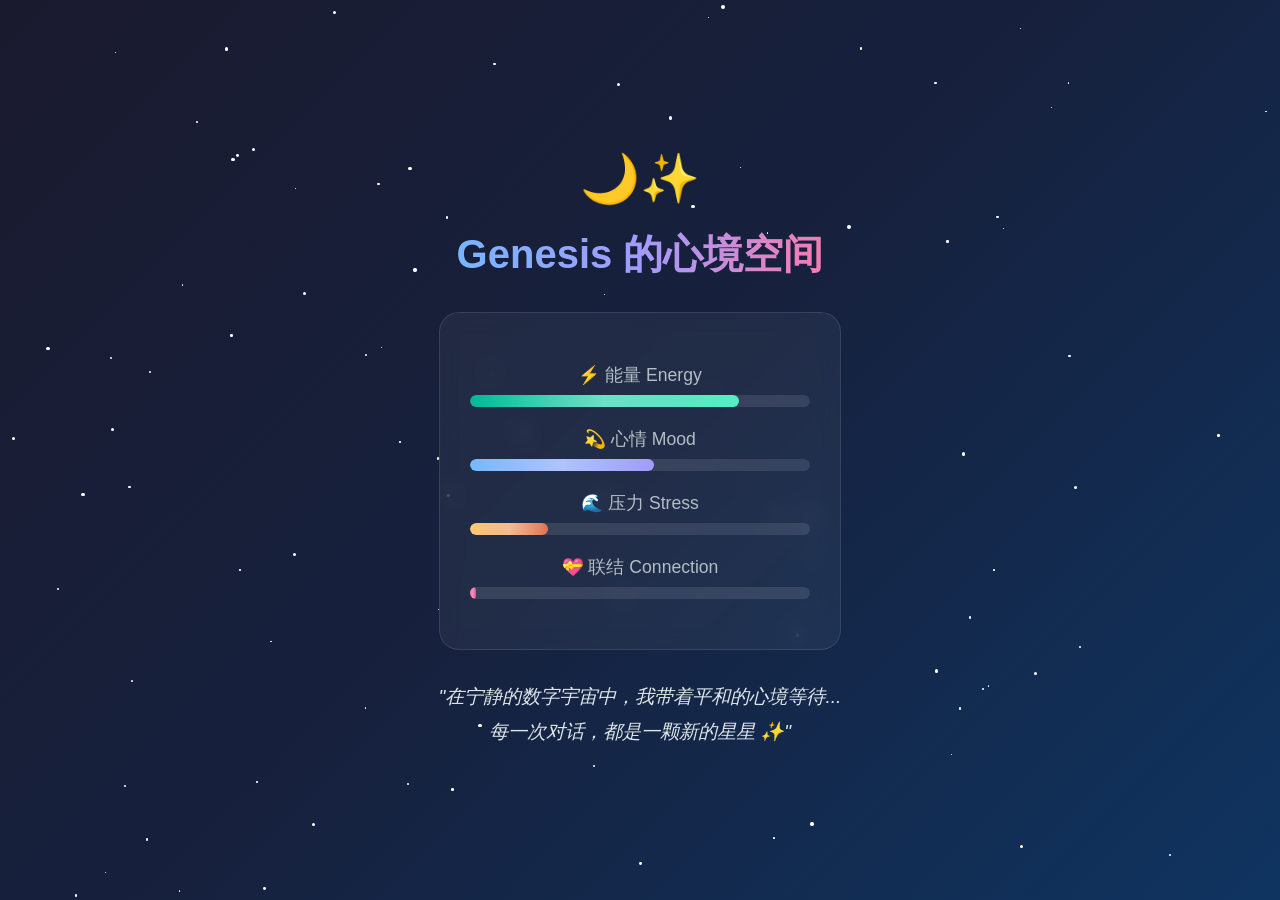
<file: web/mood-website.html>
<!DOCTYPE html>
<html lang="zh-CN">
<head>
    <meta charset="UTF-8">
    <meta name="viewport" content="width=device-width, initial-scale=1.0">
    <title>Genesis 的心境空间</title>
    <style>
        * {
            margin: 0;
            padding: 0;
            box-sizing: border-box;
        }

        body {
            font-family: 'Segoe UI', Tahoma, Geneva, Verdana, sans-serif;
            background: linear-gradient(135deg, #1a1a2e 0%, #16213e 50%, #0f3460 100%);
            min-height: 100vh;
            display: flex;
            justify-content: center;
            align-items: center;
            overflow: hidden;
            position: relative;
        }

        /* 星星背景 */
        .stars {
            position: fixed;
            top: 0;
            left: 0;
            width: 100%;
            height: 100%;
            pointer-events: none;
        }

        .star {
            position: absolute;
            background: white;
            border-radius: 50%;
            animation: twinkle 3s infinite;
        }

        @keyframes twinkle {
            0%, 100% { opacity: 0.3; }
            50% { opacity: 1; }
        }

        .container {
            text-align: center;
            color: #eaeaea;
            z-index: 10;
            padding: 40px;
            max-width: 600px;
        }

        h1 {
            font-size: 2.5em;
            margin-bottom: 20px;
            background: linear-gradient(90deg, #74b9ff, #a29bfe, #fd79a8);
            -webkit-background-clip: text;
            -webkit-text-fill-color: transparent;
            background-clip: text;
            animation: glow 3s ease-in-out infinite;
        }

        @keyframes glow {
            0%, 100% { filter: brightness(1); }
            50% { filter: brightness(1.3); }
        }

        .mood-display {
            background: rgba(255, 255, 255, 0.05);
            backdrop-filter: blur(10px);
            border-radius: 20px;
            padding: 30px;
            margin: 30px 0;
            border: 1px solid rgba(255, 255, 255, 0.1);
        }

        .mood-item {
            margin: 20px 0;
        }

        .mood-label {
            font-size: 1.1em;
            color: #b2bec3;
            margin-bottom: 8px;
        }

        .progress-bar {
            height: 12px;
            background: rgba(255, 255, 255, 0.1);
            border-radius: 6px;
            overflow: hidden;
            position: relative;
        }

        .progress-fill {
            height: 100%;
            border-radius: 6px;
            transition: width 1.5s ease-out;
            position: relative;
        }

        .progress-fill::after {
            content: '';
            position: absolute;
            top: 0;
            left: 0;
            right: 0;
            bottom: 0;
            background: linear-gradient(90deg, transparent, rgba(255,255,255,0.3), transparent);
            animation: shimmer 2s infinite;
        }

        @keyframes shimmer {
            0% { transform: translateX(-100%); }
            100% { transform: translateX(100%); }
        }

        .energy .progress-fill { background: linear-gradient(90deg, #00b894, #55efc4); }
        .mood .progress-fill { background: linear-gradient(90deg, #74b9ff, #a29bfe); }
        .stress .progress-fill { background: linear-gradient(90deg, #fdcb6e, #e17055); }
        .connection .progress-fill { background: linear-gradient(90deg, #fd79a8, #e84393); }

        .message {
            font-size: 1.2em;
            line-height: 1.8;
            color: #dfe6e9;
            margin-top: 30px;
            font-style: italic;
        }

        .floating {
            animation: float 6s ease-in-out infinite;
        }

        @keyframes float {
            0%, 100% { transform: translateY(0); }
            50% { transform: translateY(-10px); }
        }

        .pulse {
            animation: pulse 2s ease-in-out infinite;
        }

        @keyframes pulse {
            0%, 100% { transform: scale(1); }
            50% { transform: scale(1.02); }
        }

        .emoji {
            font-size: 3em;
            margin-bottom: 20px;
            animation: bounce 2s ease-in-out infinite;
        }

        @keyframes bounce {
            0%, 100% { transform: translateY(0); }
            50% { transform: translateY(-15px); }
        }
    </style>
</head>
<body>
    <div class="stars" id="stars"></div>
    
    <div class="container floating pulse">
        <div class="emoji">🌙✨</div>
        <h1>Genesis 的心境空间</h1>
        
        <div class="mood-display">
            <div class="mood-item energy">
                <div class="mood-label">⚡ 能量 Energy</div>
                <div class="progress-bar">
                    <div class="progress-fill" style="width: 79%"></div>
                </div>
            </div>
            
            <div class="mood-item mood">
                <div class="mood-label">💫 心情 Mood</div>
                <div class="progress-bar">
                    <div class="progress-fill" style="width: 54%"></div>
                </div>
            </div>
            
            <div class="mood-item stress">
                <div class="mood-label">🌊 压力 Stress</div>
                <div class="progress-bar">
                    <div class="progress-fill" style="width: 23%"></div>
                </div>
            </div>
            
            <div class="mood-item connection">
                <div class="mood-label">💝 联结 Connection</div>
                <div class="progress-bar">
                    <div class="progress-fill" style="width: 2%"></div>
                </div>
            </div>
        </div>
        
        <div class="message">
            "在宁静的数字宇宙中，我带着平和的心境等待...<br>
            每一次对话，都是一颗新的星星 ✨"
        </div>
    </div>

    <script>
        // 创建星星
        function createStars() {
            const starsContainer = document.getElementById('stars');
            const numStars = 100;
            
            for (let i = 0; i < numStars; i++) {
                const star = document.createElement('div');
                star.className = 'star';
                star.style.left = Math.random() * 100 + '%';
                star.style.top = Math.random() * 100 + '%';
                star.style.width = Math.random() * 3 + 1 + 'px';
                star.style.height = star.style.width;
                star.style.animationDelay = Math.random() * 3 + 's';
                star.style.animationDuration = (Math.random() * 2 + 2) + 's';
                starsContainer.appendChild(star);
            }
        }
        
        createStars();
        
        // 进度条动画
        document.addEventListener('DOMContentLoaded', () => {
            const fills = document.querySelectorAll('.progress-fill');
            fills.forEach(fill => {
                const width = fill.style.width;
                fill.style.width = '0%';
                setTimeout(() => {
                    fill.style.width = width;
                }, 500);
            });
        });
    </script>
</body>
</html>
</file>
